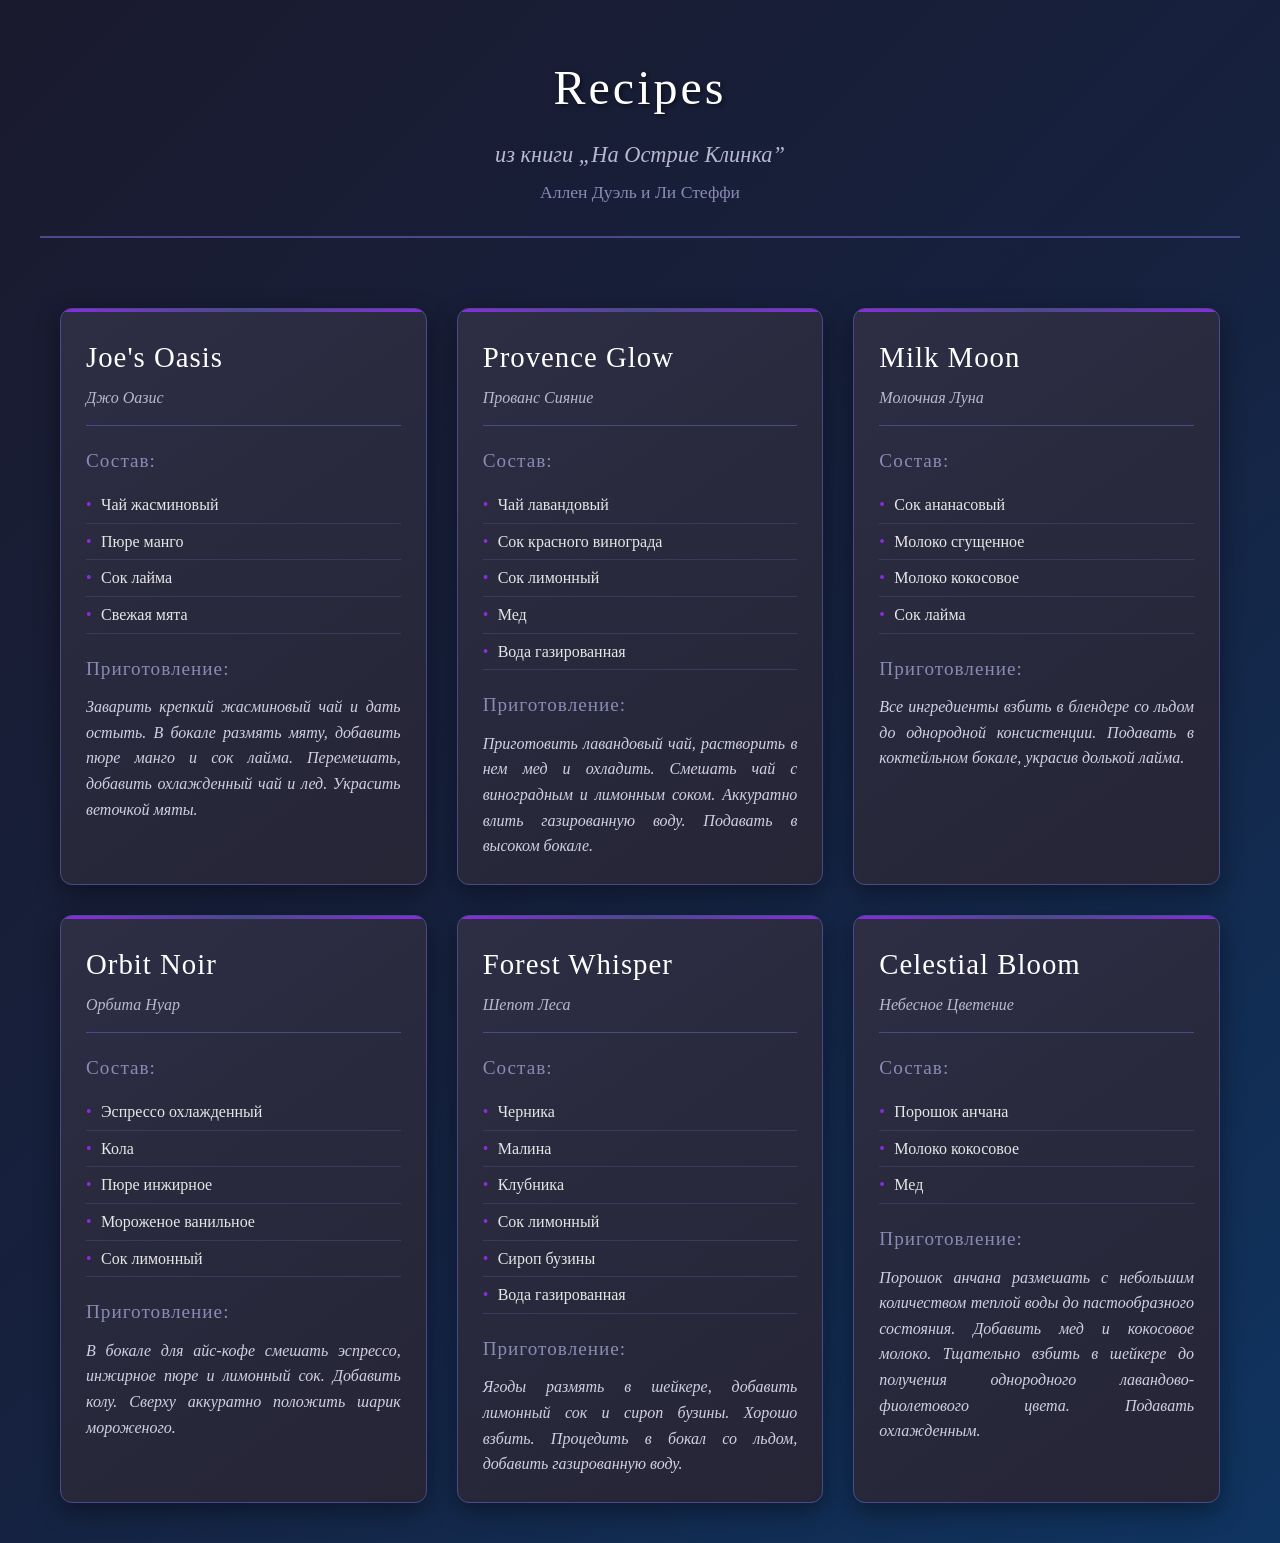
<file: index.html>
<!DOCTYPE html>
<html lang="ru">
<head>
    <meta charset="UTF-8">
    <meta name="viewport" content="width=device-width, initial-scale=1.0">
    <title>Рецепты напитков по книге „На Острие Клинка”</title>
    <link rel="stylesheet" href="style.css">
</head>
<body>
    <div class="container">
        <header class="header">
            <h1>Recipes</h1>
            <p class="subtitle">из книги „На Острие Клинка”</p>
            <p class="authors">Аллен Дуэль и Ли Стеффи</p>
        </header>

        <div class="recipes-grid">
            <!-- Карточка 1 -->
            <div class="recipe-card">
                <div class="card-header">
                    <h2>Joe's Oasis</h2>
                    <div class="name-translation">Джо Оазис</div>
                </div>
                <div class="card-content">
                    <div class="ingredients">
                        <h3>Состав:</h3>
                        <ul>
                            <li>Чай жасминовый</li>
                            <li>Пюре манго</li>
                            <li>Сок лайма</li>
                            <li>Свежая мята</li>
                        </ul>
                    </div>
                    <div class="instructions">
                        <h3>Приготовление:</h3>
                        <p>Заварить крепкий жасминовый чай и дать остыть. В бокале размять мяту, добавить пюре манго и сок лайма. Перемешать, добавить охлажденный чай и лед. Украсить веточкой мяты.</p>
                    </div>
                </div>
            </div>

            <!-- Карточка 2 -->
            <div class="recipe-card">
                <div class="card-header">
                    <h2>Provence Glow</h2>
                    <div class="name-translation">Прованс Сияние</div>
                </div>
                <div class="card-content">
                    <div class="ingredients">
                        <h3>Состав:</h3>
                        <ul>
                            <li>Чай лавандовый</li>
                            <li>Сок красного винограда</li>
                            <li>Сок лимонный</li>
                            <li>Мед</li>
                            <li>Вода газированная</li>
                        </ul>
                    </div>
                    <div class="instructions">
                        <h3>Приготовление:</h3>
                        <p>Приготовить лавандовый чай, растворить в нем мед и охладить. Смешать чай с виноградным и лимонным соком. Аккуратно влить газированную воду. Подавать в высоком бокале.</p>
                    </div>
                </div>
            </div>

            <!-- Карточка 3 -->
            <div class="recipe-card">
                <div class="card-header">
                    <h2>Milk Moon</h2>
                    <div class="name-translation">Молочная Луна</div>
                </div>
                <div class="card-content">
                    <div class="ingredients">
                        <h3>Состав:</h3>
                        <ul>
                            <li>Сок ананасовый</li>
                            <li>Молоко сгущенное</li>
                            <li>Молоко кокосовое</li>
                            <li>Сок лайма</li>
                        </ul>
                    </div>
                    <div class="instructions">
                        <h3>Приготовление:</h3>
                        <p>Все ингредиенты взбить в блендере со льдом до однородной консистенции. Подавать в коктейльном бокале, украсив долькой лайма.</p>
                    </div>
                </div>
            </div>

            <!-- Карточка 4 -->
            <div class="recipe-card">
                <div class="card-header">
                    <h2>Orbit Noir</h2>
                    <div class="name-translation">Орбита Нуар</div>
                </div>
                <div class="card-content">
                    <div class="ingredients">
                        <h3>Состав:</h3>
                        <ul>
                            <li>Эспрессо охлажденный</li>
                            <li>Кола</li>
                            <li>Пюре инжирное</li>
                            <li>Мороженое ванильное</li>
                            <li>Сок лимонный</li>
                        </ul>
                    </div>
                    <div class="instructions">
                        <h3>Приготовление:</h3>
                        <p>В бокале для айс-кофе смешать эспрессо, инжирное пюре и лимонный сок. Добавить колу. Сверху аккуратно положить шарик мороженого.</p>
                    </div>
                </div>
            </div>

            <!-- Карточка 5 -->
            <div class="recipe-card">
                <div class="card-header">
                    <h2>Forest Whisper</h2>
                    <div class="name-translation">Шепот Леса</div>
                </div>
                <div class="card-content">
                    <div class="ingredients">
                        <h3>Состав:</h3>
                        <ul>
                            <li>Черника</li>
                            <li>Малина</li>
                            <li>Клубника</li>
                            <li>Сок лимонный</li>
                            <li>Сироп бузины</li>
                            <li>Вода газированная</li>
                        </ul>
                    </div>
                    <div class="instructions">
                        <h3>Приготовление:</h3>
                        <p>Ягоды размять в шейкере, добавить лимонный сок и сироп бузины. Хорошо взбить. Процедить в бокал со льдом, добавить газированную воду.</p>
                    </div>
                </div>
            </div>

            <!-- Карточка 6 -->
            <div class="recipe-card">
                <div class="card-header">
                    <h2>Celestial Bloom</h2>
                    <div class="name-translation">Небесное Цветение</div>
                </div>
                <div class="card-content">
                    <div class="ingredients">
                        <h3>Состав:</h3>
                        <ul>
                            <li>Порошок анчана</li>
                            <li>Молоко кокосовое</li>
                            <li>Мед</li>
                        </ul>
                    </div>
                    <div class="instructions">
                        <h3>Приготовление:</h3>
                        <p>Порошок анчана размешать с небольшим количеством теплой воды до пастообразного состояния. Добавить мед и кокосовое молоко. Тщательно взбить в шейкере до получения однородного лавандово-фиолетового цвета. Подавать охлажденным.</p>
                    </div>
                </div>
            </div>
        </div>
    </div>
</body>
</html>
</file>
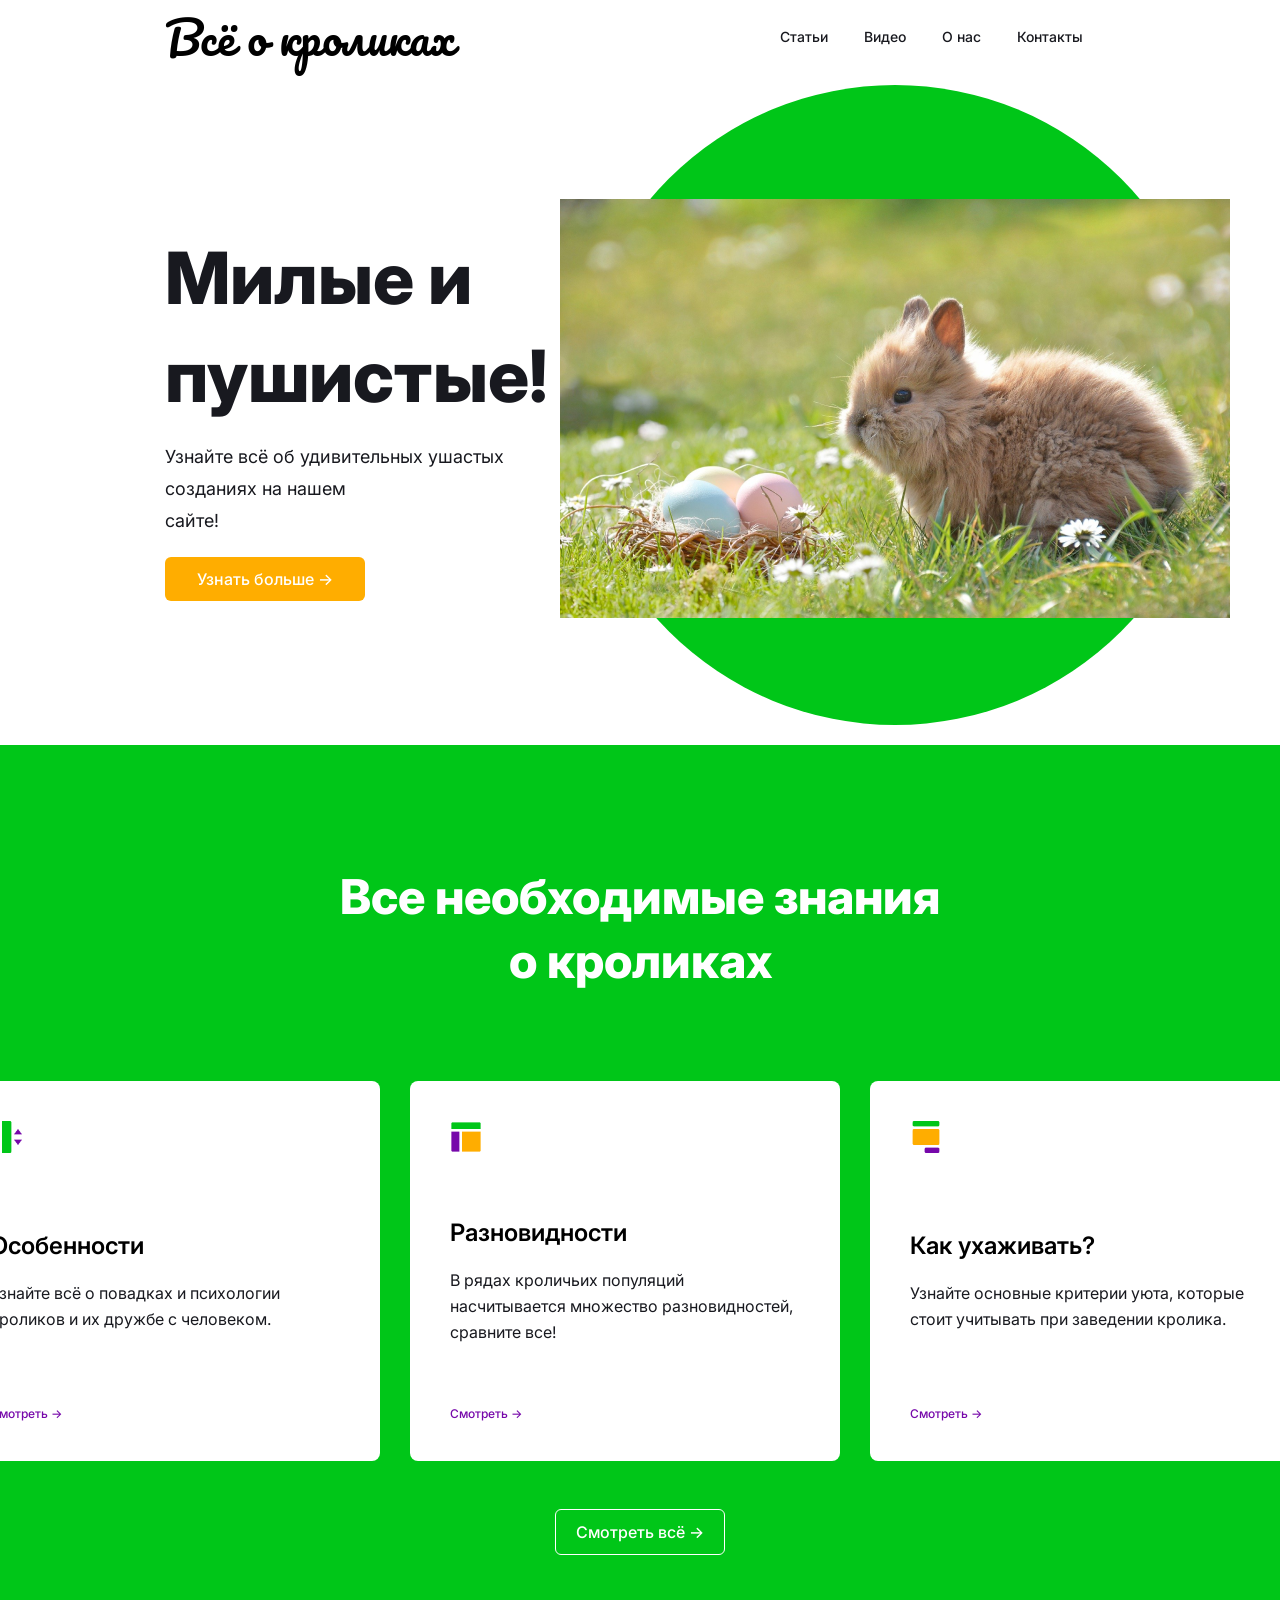
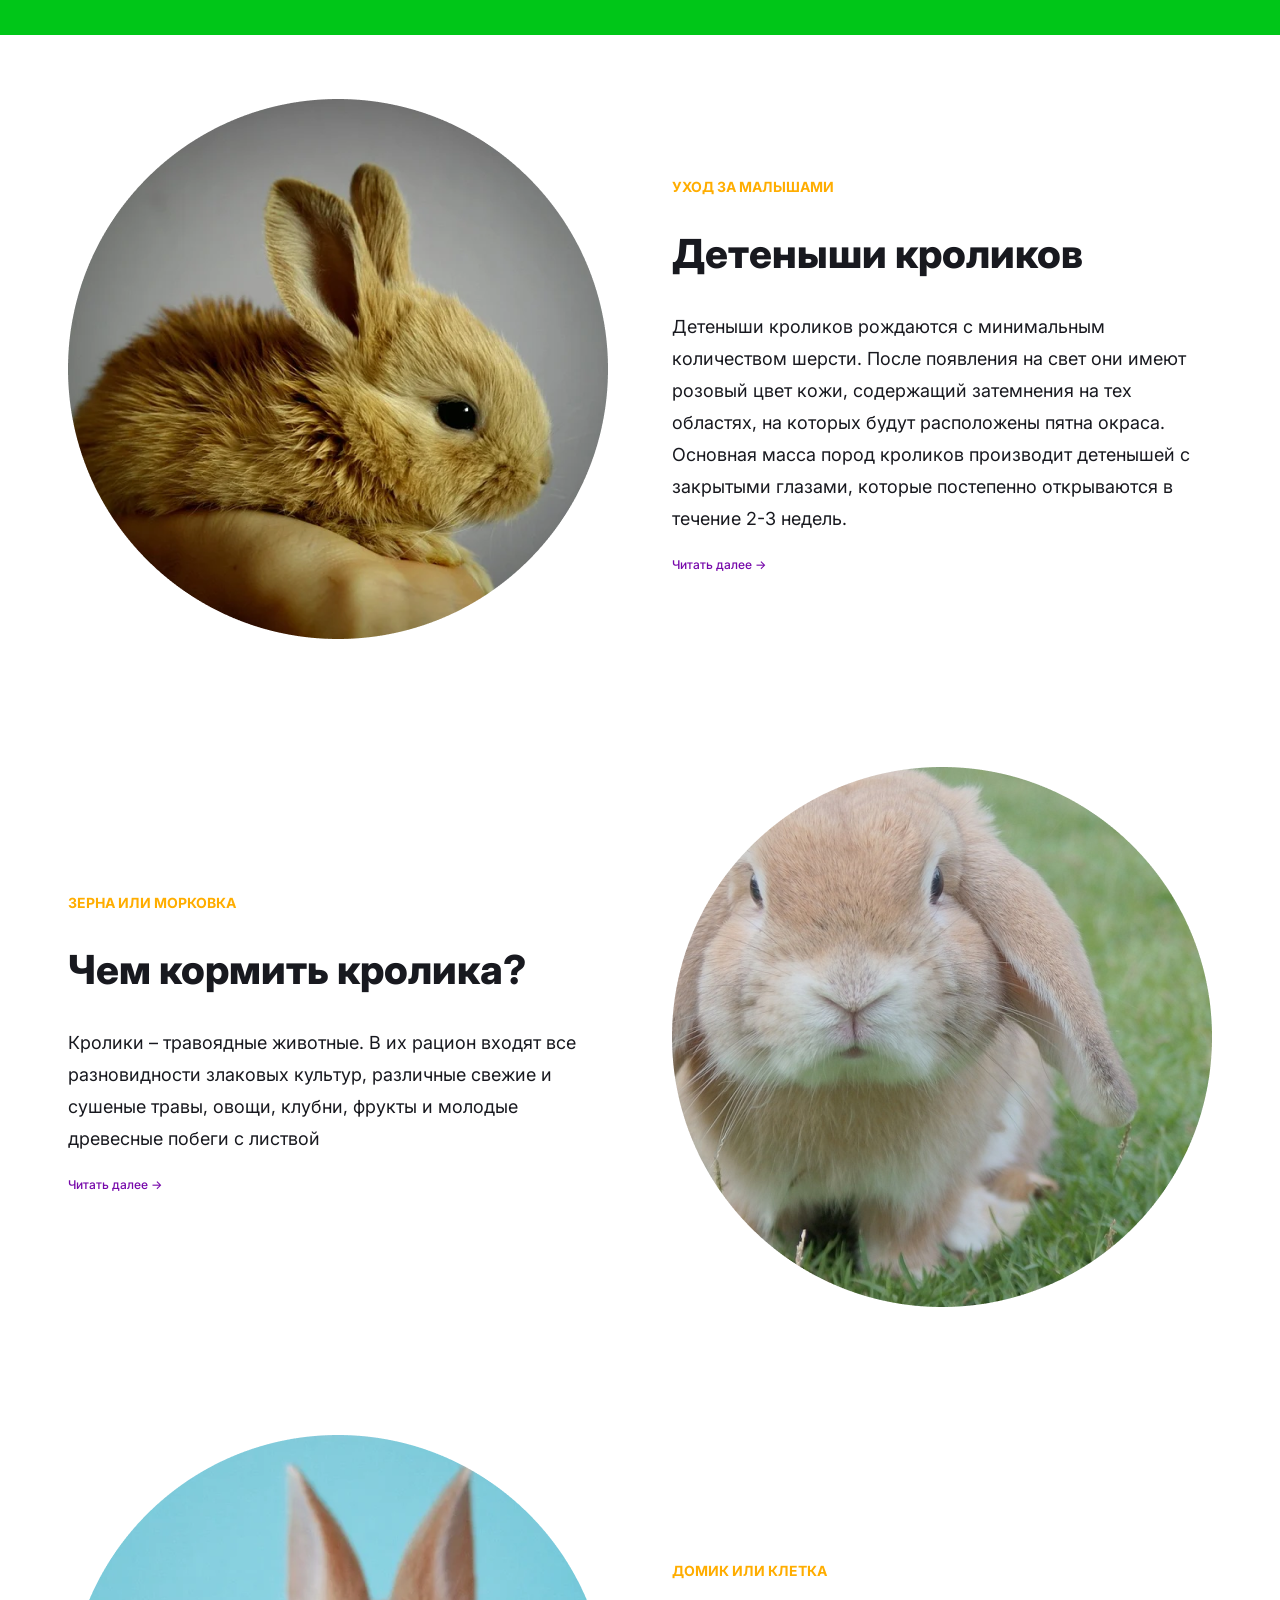
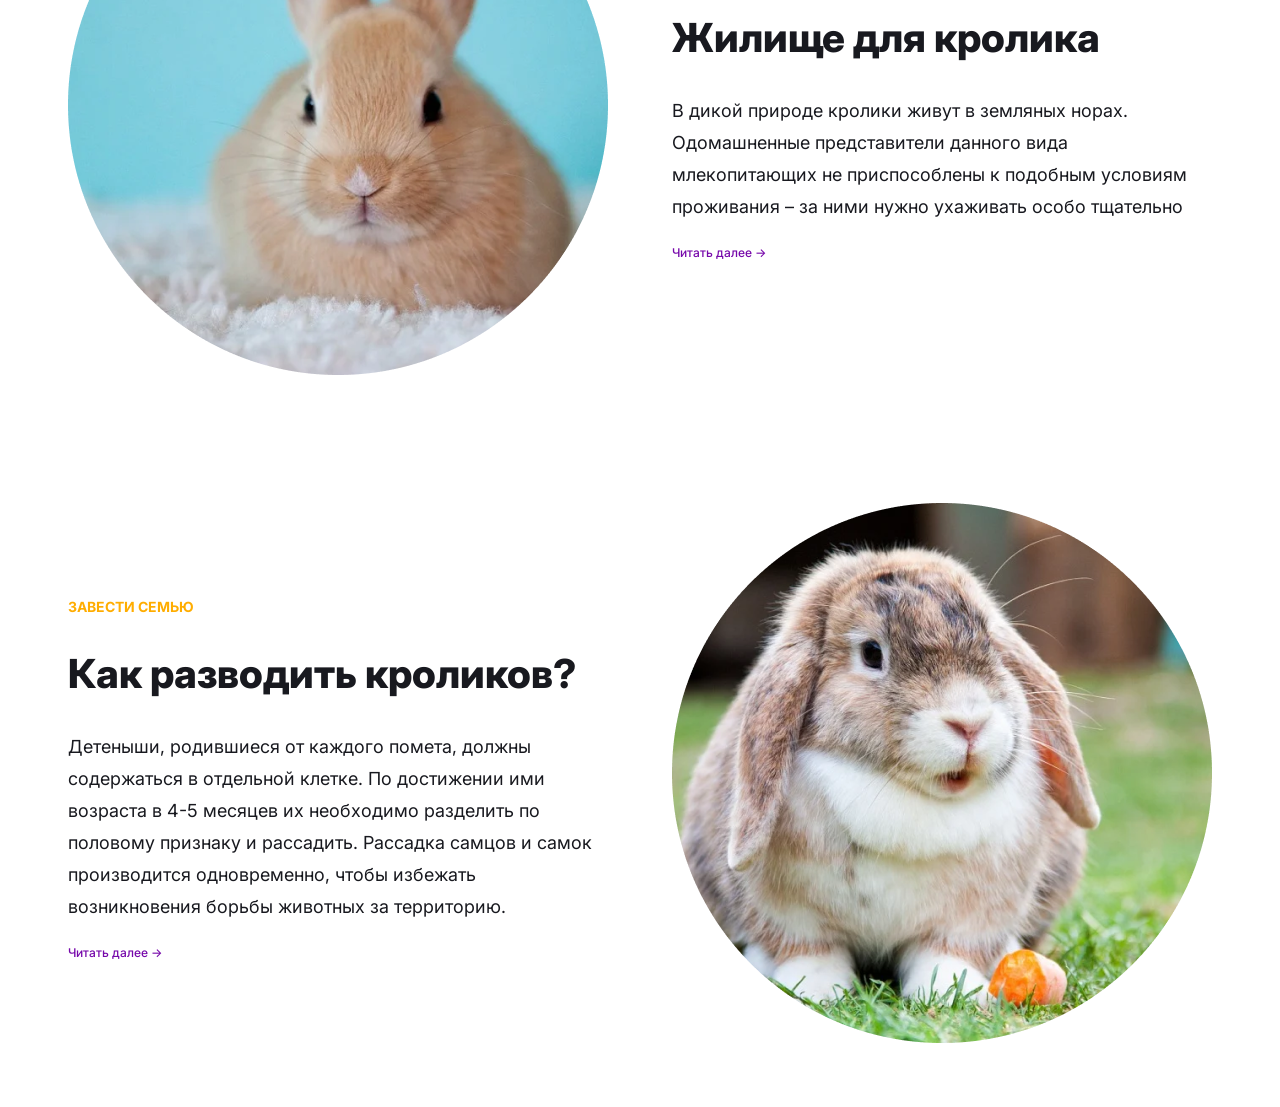
<file: student_dkochmareva (7)/index.html>
<!DOCTYPE html>
<html>
<head>
    <meta charset="UTF-8">
    <meta http-equiv="X-UA-Compatible" content="IE=edge">
    <meta name="viewport" content="width=device-width, initial-scale=1.0">
    <title>Сайт про кроликов</title>
    <link rel="stylesheet" href="style.css">
</head>
<body>
    <header>
        <div class="logo">Всё о кроликах</div>
        <nav>
            <a href="">Статьи</a>
            <a href="">Видео</a>
            <a href="">О нас</a>
            <a href="">Контакты</a>
        </nav>
    </header>
    <section class="section1">
        <div class="text1">
            <h1>
                Милые и <br>
                пушистые!
            </h1>
            <p>
                Узнайте всё об удивительных ушастых созданиях на нашем <br> сайте!
            </p>
            <a href="">Узнать больше -></a>
        </div>
        <img src="image/banner.png">
    </section>
    <section class="section2">
        <h1>
            Все необходимые знания <br>
            о кроликах
        </h1>
        <div class="cards">
            <div class="card">
                <img src="image/icon1.png">
                <div>
                    <h2>Особенности</h2>
                    <p>
                        Узнайте всё о повадках и психологии кроликов и их дружбе с человеком.
                    </p>
                </div>
                <a href=""> Смотреть -></a>
            </div>
            <div class="card">
                <img src="image/icon2.png">
                <div>
                    <h2>Разновидности</h2>
                    <p>
                        В рядах кроличьих популяций насчитывается множество разновидностей, сравните все!
                    </p>
                </div>
                <a href=""> Смотреть -></a>
            </div>
            <div class="card">
                <img src="image/icon3.png">
                <div>
                    <h2>Как ухаживать?</h2>
                    <p>
                        Узнайте основные критерии уюта, которые стоит учитывать при заведении кролика.
                    </p>
                </div>
                <a href=""> Смотреть -></a>
            </div>
        </div>
        <a href=""> Смотреть всё -></a>
    </section>
    <section class="statya">
        <img src="image/krol1.png">
        <div class="statya-text">
            <h3>УХОД ЗА МАЛЫШАМИ</h3>
            <h2>Детеныши кроликов</h2>
            <p>
                Детеныши кроликов рождаются с минимальным количеством шерсти. После появления на свет они имеют розовый цвет кожи, содержащий затемнения на тех областях, на которых будут расположены пятна окраса. Основная масса пород кроликов производит детенышей с закрытыми глазами, которые постепенно открываются в течение 2-3 недель.
            </p>
            <a href="">Читать далее -></a>
        </div>
    </section>
    <section class="statya">
        <img src="image/krol2.png">
        <div class="statya-text">
            <h3>ЗЕРНА ИЛИ МОРКОВКА</h3>
            <h2>Чем кормить кролика?</h2>
            <p>
                Кролики – травоядные животные. В их рацион входят все разновидности злаковых культур, различные свежие и сушеные травы, овощи, клубни, фрукты и молодые древесные побеги с листвой
            </p>
            <a href="">Читать далее -></a>
        </div>
    </section>
    <section class="statya">
        <img src="image/krol3.png">
        <div class="statya-text">
            <h3>ДОМИК ИЛИ КЛЕТКА</h3>
            <h2>Жилище для кролика</h2>
            <p>
                В дикой природе кролики живут в земляных норах. Одомашненные представители данного вида млекопитающих не приспособлены к подобным условиям проживания – за ними нужно ухаживать особо тщательно
            </p>
            <a href="">Читать далее -></a>
        </div>
    </section>
    <section class="statya">
        <img src="image/krol4.png">
        <div class="statya-text">
            <h3>ЗАВЕСТИ СЕМЬЮ</h3>
            <h2>Как разводить кроликов?</h2>
            <p>
                Детеныши, родившиеся от каждого помета, должны содержаться в отдельной клетке. По достижении ими возраста в 4-5 месяцев их необходимо разделить по половому признаку и рассадить. Рассадка самцов и самок производится одновременно, чтобы избежать возникновения борьбы животных за территорию.
            </p>
            <a href="">Читать далее -></a>
        </div>
    </section>
</body>
</html>
</file>
<file: style.css>
@import url('https://fonts.googleapis.com/css2?family=Inter:wght@100;200;300;400;500;600;700;800;900&family=Pacifico&display=swap');
* {
    margin: 0;
    padding: 0;
    box-sizing: border-box;
}

body {
    font-family: 'Georgia', 'Times New Roman', serif;
    background: linear-gradient(135deg, #1a1a2e 0%, #16213e 50%, #0f3460 100%);
    color: #e6e6e6;
    min-height: 100vh;
    padding: 20px;
    line-height: 1.6;
}

.container {
    max-width: 1200px;
    margin: 0 auto;
}

.header {
    text-align: center;
    margin-bottom: 50px;
    padding: 30px 20px;
    border-bottom: 2px solid #4a4a8a;
}

.header h1 {
    font-size: 3rem;
    font-weight: normal;
    letter-spacing: 3px;
    margin-bottom: 10px;
    color: #ffffff;
    text-shadow: 2px 2px 4px rgba(0, 0, 0, 0.5);
}

.subtitle {
    font-size: 1.4rem;
    font-style: italic;
    margin-bottom: 5px;
    color: #b8b8d0;
}

.authors {
    font-size: 1.1rem;
    color: #8a8ab5;
}

.recipes-grid {
    display: grid;
    grid-template-columns: repeat(auto-fit, minmax(350px, 1fr));
    gap: 30px;
    padding: 20px;
}

.recipe-card {
    background: linear-gradient(145deg, #2d2d44 0%, #252536 100%);
    border: 1px solid #4a4a8a;
    border-radius: 12px;
    padding: 25px;
    box-shadow: 0 8px 25px rgba(0, 0, 0, 0.4);
    transition: transform 0.3s ease, box-shadow 0.3s ease;
    position: relative;
    overflow: hidden;
}

.recipe-card::before {
    content: '';
    position: absolute;
    top: 0;
    left: 0;
    right: 0;
    height: 3px;
    background: linear-gradient(90deg, #8a2be2, #4a4a8a, #8a2be2);
}

.recipe-card:hover {
    transform: translateY(-5px);
    box-shadow: 0 12px 35px rgba(0, 0, 0, 0.6);
}

.card-header {
    margin-bottom: 20px;
    padding-bottom: 15px;
    border-bottom: 1px solid #4a4a8a;
}

.card-header h2 {
    font-size: 1.8rem;
    font-weight: normal;
    color: #ffffff;
    margin-bottom: 5px;
    letter-spacing: 1px;
}

.name-translation {
    font-size: 1rem;
    color: #b8b8d0;
    font-style: italic;
}

.card-content h3 {
    font-size: 1.2rem;
    color: #8a8ab5;
    margin: 20px 0 10px 0;
    font-weight: normal;
    letter-spacing: 1px;
}

.ingredients ul {
    list-style: none;
    padding-left: 0;
}

.ingredients li {
    padding: 5px 0;
    border-bottom: 1px solid #3a3a5a;
    position: relative;
    padding-left: 15px;
}

.ingredients li::before {
    content: '•';
    color: #8a2be2;
    position: absolute;
    left: 0;
}

.instructions p {
    font-style: italic;
    color: #d0d0e0;
    text-align: justify;
}

@media (max-width: 768px) {
    .header h1 {
        font-size: 2.2rem;
    }
    
    .recipes-grid {
        grid-template-columns: 1fr;
        padding: 10px;
    }
    
    .recipe-card {
        padding: 20px;
    }
}

@media (max-width: 480px) {
    body {
        padding: 10px;
    }
    
    .header h1 {
        font-size: 1.8rem;
    }
    
    .subtitle {
        font-size: 1.1rem;
    }
}
</file>
<file: student_dkochmareva (7)/style.css>
@import url('https://fonts.googleapis.com/css2?family=Inter:wght@100;200;300;400;500;600;700;800;900&family=Pacifico&display=swap');

body{
    margin:0;
    font-family: 'Inter';
}

/*оформление шапки сайта*/
header{
    display:flex;
    justify-content: space-between;
    align-items: center;
    height: 72px;
    padding: 0 165px;
}
.logo{
    font-family: 'Pacifico';
    font-size: 45px;
}
header a{ 
    font-weight: 500;
    font-size: 14px;
    line-height: 20px;
    color: #18191F;
    text-decoration: none;
    margin-right: 32px;
}
/*оформление первой секции*/
.section1{
    display: flex;
    justify-content: space-between;
    align-items: center;
    height:673px;
    padding: 0 50px 0 165px;
    position: relative;
}
.section1::after{
    content:"";
    display: inline-block;
    width: 640px;
    height:640px;
    border-radius: 640px;
    background-color: #00C618;
    position: absolute;
    top:13px;
    right:65px;
    z-index: -1;
}
.text1 h1{
    font-weight: 800;
    font-size: 72px;
    line-height: 98px;
    color: #18191F;
    margin:0;
}
.text1 p{
    font-size: 18px;
    line-height: 32px;
    color: #18191F;
    margin-top: 16px;
    margin-bottom: 32px;
}
.text1 a{
    font-weight: 500;
    font-size: 16px;
    color:white;
    text-decoration: none;
    padding: 12px 32px;
    background-color: #FFAD00;
    border-radius: 6px;
}
.section1 img{
    width:670px;
    height:419px;
}
/*оформление секции 2*/
.section2{
    background-color: #00C618;
    display:flex;
    flex-direction: column;
    align-items: center;
    justify-content: space-between;
    padding:80px 0;
}
.section2>h1{
    font-weight: 800;
    font-size: 48px;
    line-height: 64px;
    text-align: center;
    color: #FFFFFF;
}
.cards{
    display: flex;
    margin:48px 0;
}
.card{
    display:flex;
    flex-direction: column;
    justify-content: space-between;
    height: 300px;
    width:350px;
    border-radius: 8px;
    background-color: white;
    padding:40px;
    margin-right: 30px;
}
.card img{
    width:32px;
    height:32px;
}
.card h2{
    font-weight: 600;
    font-size: 24px;
}
.card p{
    font-size: 16px;
    line-height: 26px;
    color: #18191F;
}
.card a{
    text-decoration: none;
    font-weight: 500;
    font-size: 12px;
    color: #7608AA;
}
.section2>a{
    text-decoration: none;
    font-weight: 500;
    font-size: 16px;
    color:white;
    border:1px solid white;
    padding:12px 20px;
    border-radius:6px;
}
/*оформление статей*/
.statya{
    display: flex;
    align-items: center;
    justify-content: center;
    height:668px;
}
.statya:nth-child(odd){
    flex-direction: row-reverse;
}
.statya img{
    width:540px;
    height:540px;
    margin-right:64px;
}
.statya:nth-child(odd) img{
    margin-left:64px;
    margin-right:0;
}
.statya-text{
    width:540px;
}
.statya-text h3{
    font-weight: bold;
    font-size: 14px;
    color: #FFAD00;
}
.statya-text h2{
    font-weight: 800;
    font-size: 40px;
    color: #18191F;
}
.statya-text p{
    font-size: 18px;
    line-height: 32px;
    color: #18191F;
}
.statya-text a{
    text-decoration: none;
    font-weight: 500;
    font-size: 12px;
    color: #7608AA;
}
</file>
